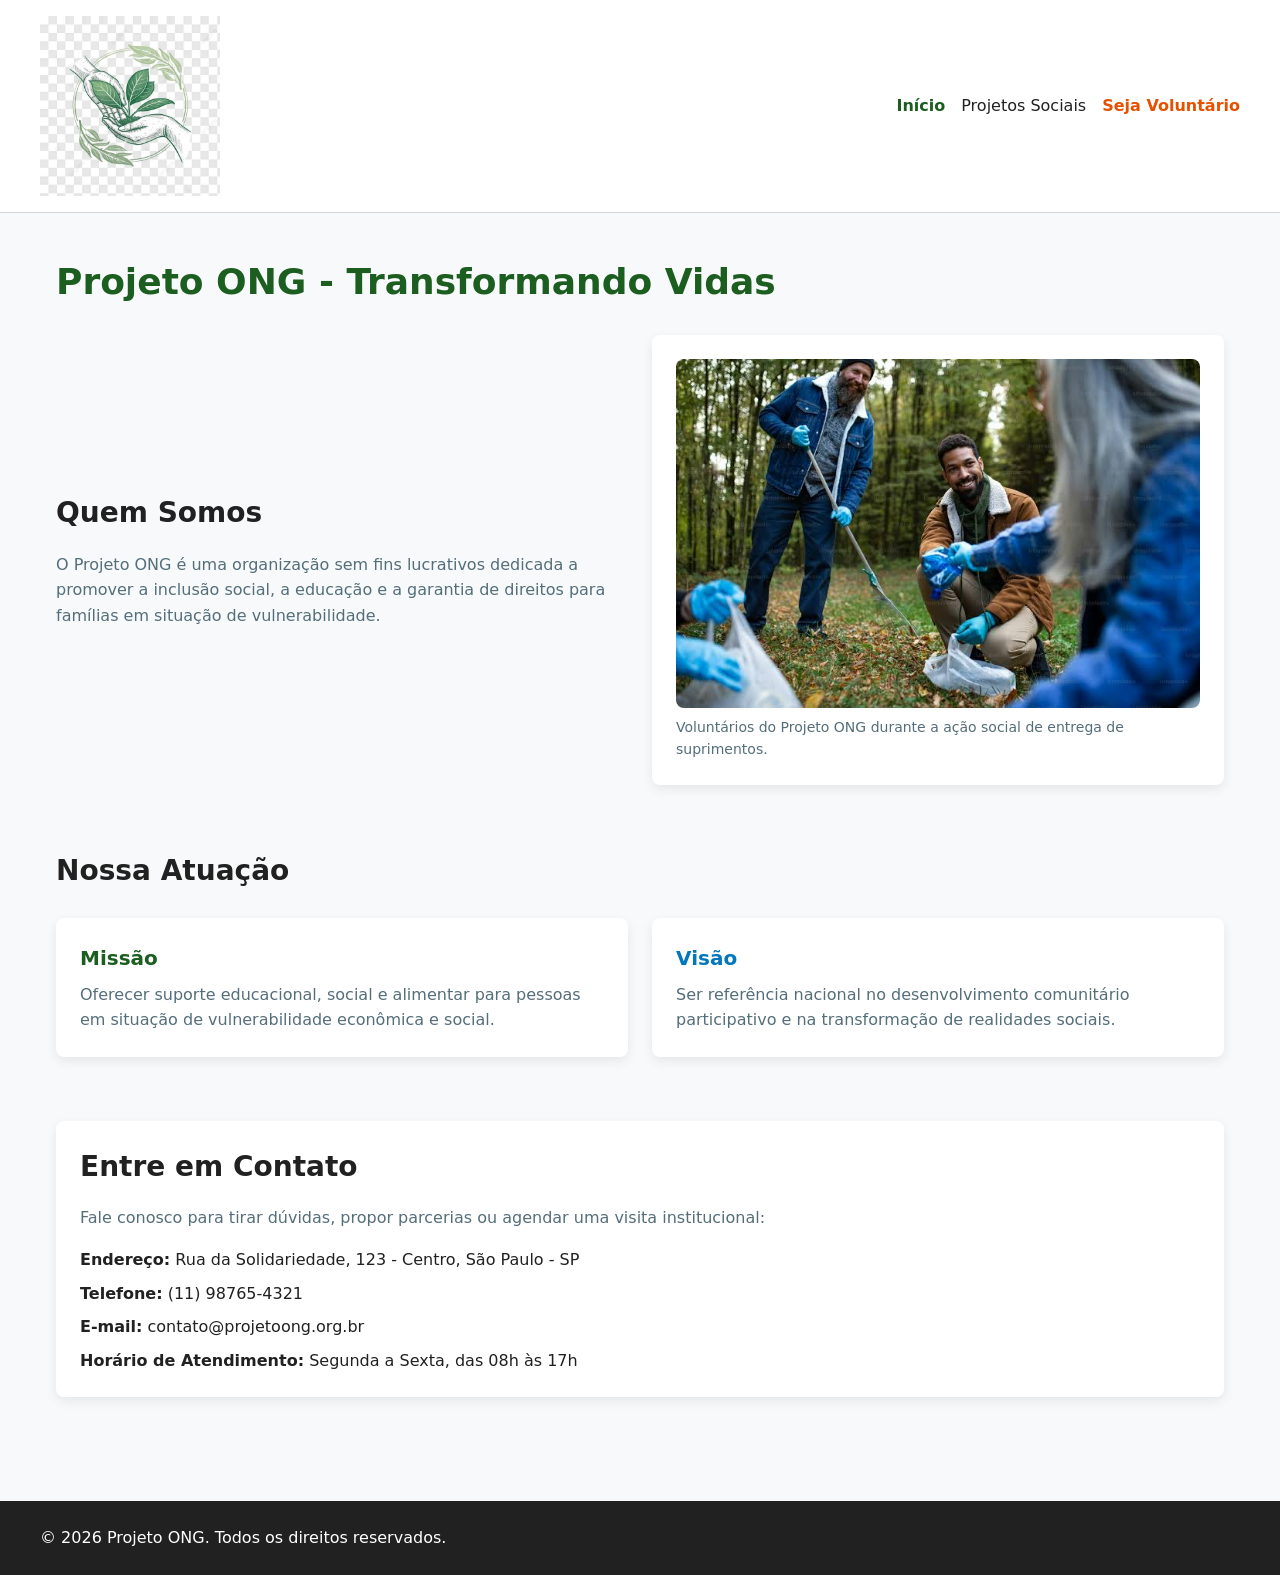
<file: index.html>
<!DOCTYPE html>
<html lang="pt-BR">
<head>
    <meta charset="UTF-8">
    <meta name="viewport" content="width=device-width, initial-scale=1.0">
    <title>Projeto ONG - Página Inicial</title>
    <link rel="stylesheet" href="css/main.css">
</head>
<body>

    <!-- Cabeçalho com Flexbox -->
    <header style="background-color: var(--cor-superficie); border-bottom: 1px solid var(--cor-borda);">
        <div class="container header-conteudo">
            <img src="img/logo.png" alt="Logotipo do Projeto ONG com duas mãos entrelaçadas segurando um broto de planta" width="180" height="60">
            <nav>
                <ul class="nav-menu">
                    <li><a href="index.html" style="color: var(--cor-primaria); font-weight: bold; text-decoration: none;">Início</a></li>
                    <li><a href="projetos.html" style="color: var(--cor-texto-principal); text-decoration: none;">Projetos Sociais</a></li>
                    <li><a href="cadastro.html" style="color: var(--cor-destaque); font-weight: bold; text-decoration: none;">Seja Voluntário</a></li>
                </ul>
            </nav>
        </div>
    </header>

    <!-- Conteúdo Principal -->
    <main class="container" style="padding-top: var(--espaco-lg); padding-bottom: var(--espaco-lg);">
        
        <h1 style="font-size: var(--tamanho-h1); color: var(--cor-primaria); margin-bottom: var(--espaco-md);">
            Projeto ONG - Transformando Vidas
        </h1>

        <!-- Secção Quem Somos (Layout Grid 12 colunas) -->
        <section id="apresentacao" class="grid-12" style="margin-bottom: var(--espaco-xl); align-items: center;">
            <div class="col-12 col-lg-6">
                <h2 style="font-size: var(--tamanho-h2); color: var(--cor-texto-principal); margin-bottom: var(--espaco-sm);">
                    Quem Somos
                </h2>
                <p style="font-size: var(--tamanho-corpo); color: var(--cor-texto-secundario);">
                    O Projeto ONG é uma organização sem fins lucrativos dedicada a promover a inclusão social, a educação e a garantia de direitos para famílias em situação de vulnerabilidade.
                </p>
            </div>
            
            <div class="col-12 col-lg-6">
                <figure class="card-ong">
                    <img src="img/voluntarios-acao.jpg" alt="Grupo de voluntários sorridentes do Projeto ONG distribuindo cestas de alimentos e materiais escolares em uma comunidade local" style="border-radius: var(--raio-borda);">
                    <figcaption style="font-size: var(--tamanho-sm); color: var(--cor-texto-secundario); margin-top: var(--espaco-xs);">
                        Voluntários do Projeto ONG durante a ação social de entrega de suprimentos.
                    </figcaption>
                </figure>
            </div>
        </section>

        <!-- Secção Nossa Atuação (Grid 12 colunas dividida em 2 blocos) -->
        <section id="missao-visao-valores" style="margin-bottom: var(--espaco-xl);">
            <h2 style="font-size: var(--tamanho-h2); color: var(--cor-texto-principal); margin-bottom: var(--espaco-md);">
                Nossa Atuação
            </h2>
            <div class="grid-12">
                <article class="col-12 col-md-6 card-ong">
                    <h3 style="font-size: var(--tamanho-h3); color: var(--cor-primaria); margin-bottom: var(--espaco-xs);">Missão</h3>
                    <p style="font-size: var(--tamanho-corpo); color: var(--cor-texto-secundario);">
                        Oferecer suporte educacional, social e alimentar para pessoas em situação de vulnerabilidade econômica e social.
                    </p>
                </article>

                <article class="col-12 col-md-6 card-ong">
                    <h3 style="font-size: var(--tamanho-h3); color: var(--cor-secundaria); margin-bottom: var(--espaco-xs);">Visão</h3>
                    <p style="font-size: var(--tamanho-corpo); color: var(--cor-texto-secundario);">
                        Ser referência nacional no desenvolvimento comunitário participativo e na transformação de realidades sociais.
                    </p>
                </article>
            </div>
        </section>

        <!-- Secção Contato -->
        <section id="contato" class="card-ong">
            <h2 style="font-size: var(--tamanho-h2); color: var(--cor-texto-principal); margin-bottom: var(--espaco-sm);">
                Entre em Contato
            </h2>
            <p style="font-size: var(--tamanho-corpo); color: var(--cor-texto-secundario); margin-bottom: var(--espaco-sm);">
                Fale conosco para tirar dúvidas, propor parcerias ou agendar uma visita institucional:
            </p>
            <ul style="list-style: none; display: flex; flex-direction: column; gap: var(--espaco-xs);">
                <li><strong>Endereço:</strong> Rua da Solidariedade, 123 - Centro, São Paulo - SP</li>
                <li><strong>Telefone:</strong> (11) 98765-4321</li>
                <li><strong>E-mail:</strong> contato@projetoong.org.br</li>
                <li><strong>Horário de Atendimento:</strong> Segunda a Sexta, das 08h às 17h</li>
            </ul>
        </section>
    </main>

    <!-- Rodapé com Flexbox -->
    <footer style="background-color: var(--cor-texto-principal); color: var(--cor-superficie); margin-top: var(--espaco-xl);">
        <div class="container footer-conteudo">
            <p>&copy; 2026 Projeto ONG. Todos os direitos reservados.</p>
        </div>
    </footer>

</body>
</html>
</file>
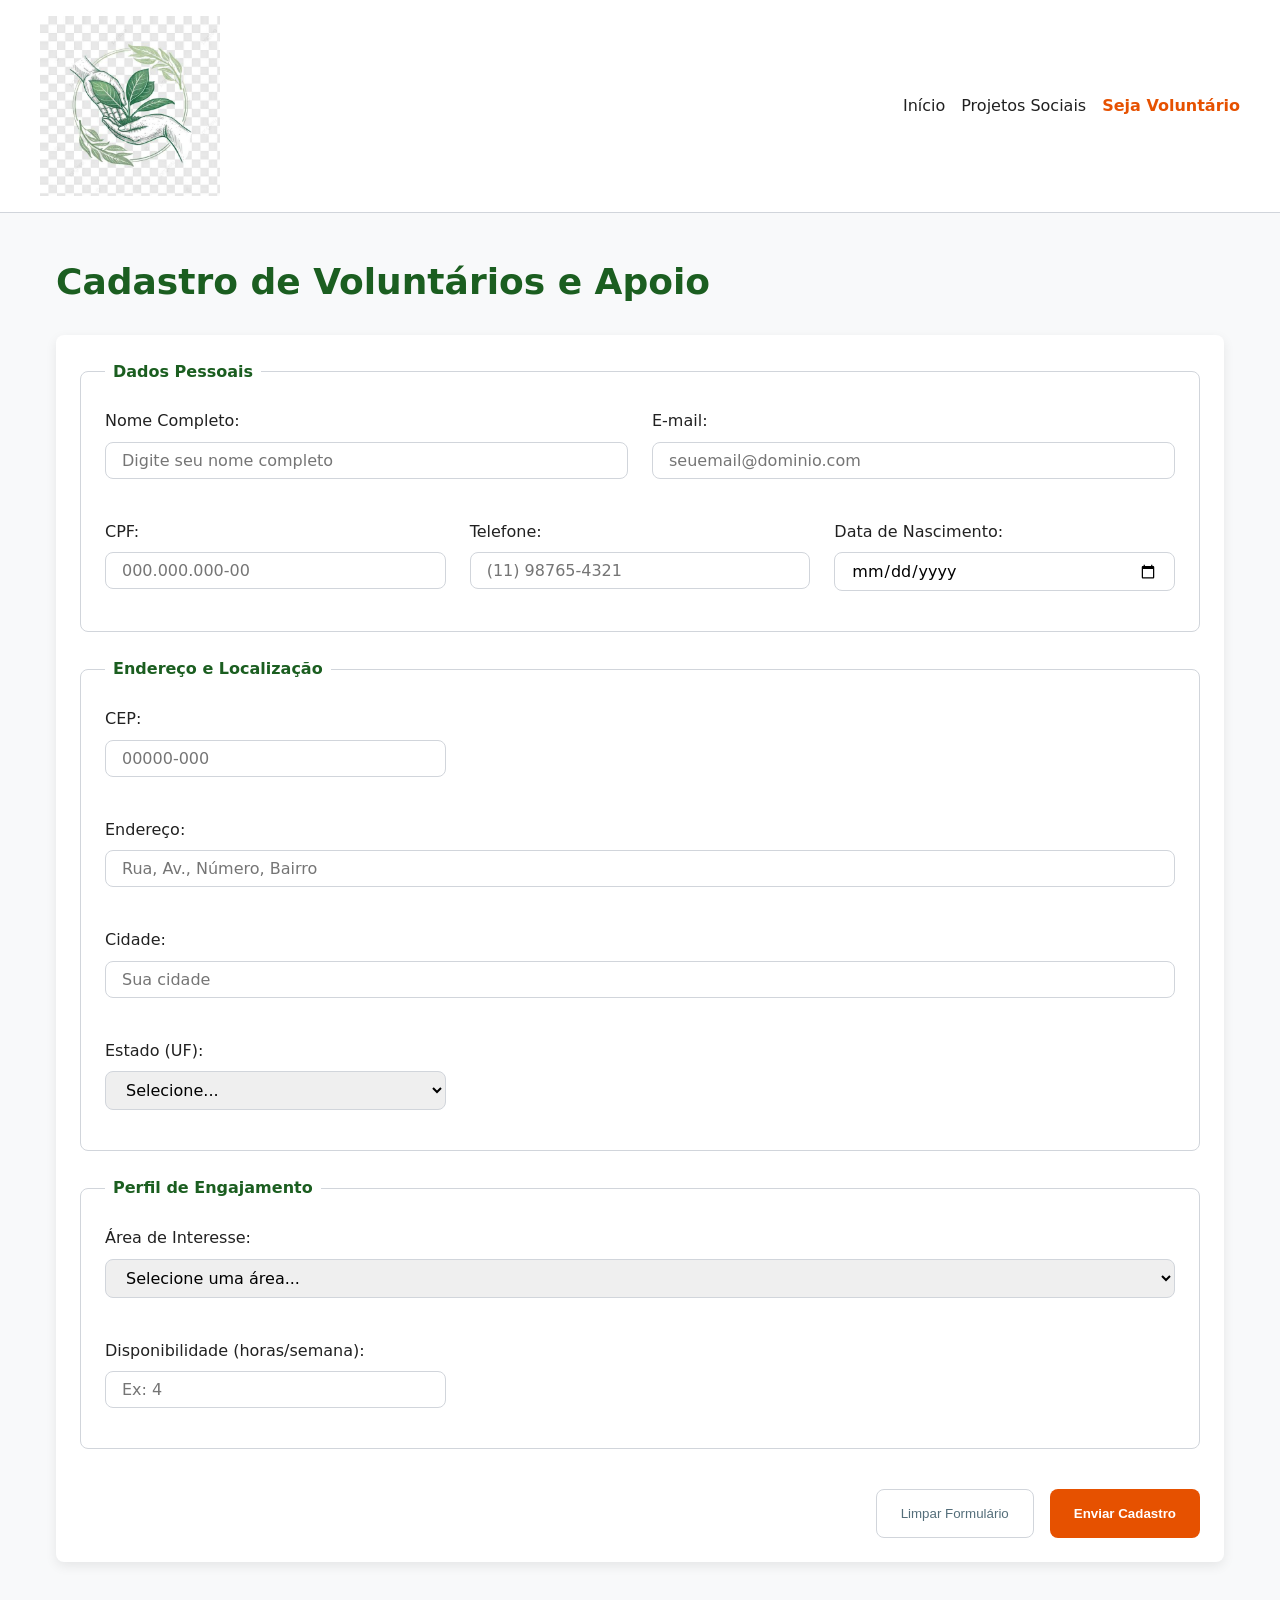
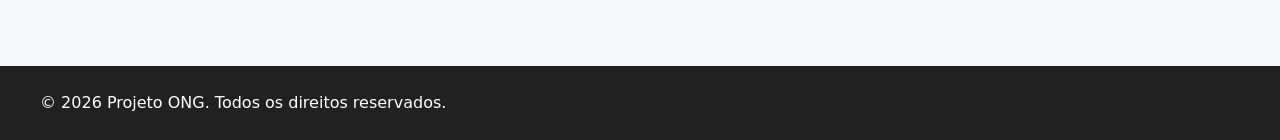
<file: cadastro.html>
<!DOCTYPE html>
<html lang="pt-BR">
<head>
    <meta charset="UTF-8">
    <meta name="viewport" content="width=device-width, initial-scale=1.0">
    <title>Projeto ONG - Seja Voluntário</title>
    <link rel="stylesheet" href="css/main.css">
    <style>
        /* Ajustes específicos para estilização de campos do formulário */
        fieldset {
            border: 1px solid var(--cor-borda);
            border-radius: var(--raio-borda);
            padding: var(--espaco-md);
            margin-bottom: var(--espaco-md);
            background-color: var(--cor-superficie);
        }
        legend {
            font-weight: bold;
            color: var(--cor-primaria);
            padding: 0 var(--espaco-xs);
        }
        input, select {
            width: 100%;
            padding: var(--espaco-xs) var(--espaco-sm);
            border: 1px solid var(--cor-borda);
            border-radius: var(--raio-borda);
            font-family: var(--fonte-principal);
            font-size: var(--tamanho-corpo);
        }
        button[type="submit"] {
            background-color: var(--cor-destaque);
            color: #ffffff;
            border: none;
            padding: var(--espaco-sm) var(--espaco-md);
            border-radius: var(--raio-borda);
            font-weight: bold;
            cursor: pointer;
        }
        button[type="reset"] {
            background-color: transparent;
            color: var(--cor-texto-secundario);
            border: 1px solid var(--cor-borda);
            padding: var(--espaco-sm) var(--espaco-md);
            border-radius: var(--raio-borda);
            cursor: pointer;
        }
    </style>
</head>
<body>

    <!-- Cabeçalho com Flexbox -->
    <header style="background-color: var(--cor-superficie); border-bottom: 1px solid var(--cor-borda);">
        <div class="container header-conteudo">
            <img src="img/logo.png" alt="Logotipo do Projeto ONG com duas mãos entrelaçadas segurando um broto de planta" width="180" height="60">
            <nav>
                <ul class="nav-menu">
                    <li><a href="index.html" style="color: var(--cor-texto-principal); text-decoration: none;">Início</a></li>
                    <li><a href="projetos.html" style="color: var(--cor-texto-principal); text-decoration: none;">Projetos Sociais</a></li>
                    <li><a href="cadastro.html" style="color: var(--cor-destaque); font-weight: bold; text-decoration: none;">Seja Voluntário</a></li>
                </ul>
            </nav>
        </div>
    </header>

    <!-- Conteúdo Principal -->
    <main class="container" style="padding-top: var(--espaco-lg); padding-bottom: var(--espaco-lg);">
        
        <h1 style="font-size: var(--tamanho-h1); color: var(--cor-primaria); margin-bottom: var(--espaco-md);">
            Cadastro de Voluntários e Apoio
        </h1>

        <form action="#" method="post" class="card-ong">
            
            <!-- Dados Pessoais -->
            <fieldset>
                <legend>Dados Pessoais</legend>
                <div class="grid-12">
                    <div class="col-12 col-md-6 form-grupo">
                        <label for="nome">Nome Completo:</label>
                        <input type="text" id="nome" name="nome" required placeholder="Digite seu nome completo">
                    </div>

                    <div class="col-12 col-md-6 form-grupo">
                        <label for="email">E-mail:</label>
                        <input type="email" id="email" name="email" required placeholder="seuemail@dominio.com">
                    </div>

                    <div class="col-12 col-md-4 form-grupo">
                        <label for="cpf">CPF:</label>
                        <input type="text" id="cpf" name="cpf" required pattern="\d{3}\.\d{3}\.\d{3}-\d{2}" placeholder="000.000.000-00" title="Digite o CPF no formato 000.000.000-00">
                    </div>

                    <div class="col-12 col-md-4 form-grupo">
                        <label for="telefone">Telefone:</label>
                        <input type="tel" id="telefone" name="telefone" required pattern="\(\d{2}\)\s?\d{4,5}-\d{4}" placeholder="(11) 98765-4321" title="Digite o telefone no formato (XX) XXXXX-XXXX ou (XX) XXXX-XXXX">
                    </div>

                    <div class="col-12 col-md-4 form-grupo">
                        <label for="data_nascimento">Data de Nascimento:</label>
                        <input type="date" id="data_nascimento" name="data_nascimento" required>
                    </div>
                </div>
            </fieldset>

            <!-- Endereço e Localização -->
            <fieldset>
                <legend>Endereço e Localização</legend>
                <div class="grid-12">
                    <div class="col-12 col-md-4 form-grupo">
                        <label for="cep">CEP:</label>
                        <input type="text" id="cep" name="cep" required pattern="\d{5}-\d{3}" placeholder="00000-000" title="Digite o CEP no formato 00000-000">
                    </div>

                    <div class="col-12 col-md-8 form-grupo">
                        <label for="endereco">Endereço:</label>
                        <input type="text" id="endereco" name="endereco" required placeholder="Rua, Av., Número, Bairro">
                    </div>

                    <div class="col-12 col-md-8 form-grupo">
                        <label for="cidade">Cidade:</label>
                        <input type="text" id="cidade" name="cidade" required placeholder="Sua cidade">
                    </div>

                    <div class="col-12 col-md-4 form-grupo">
                        <label for="estado">Estado (UF):</label>
                        <select id="estado" name="estado" required>
                            <option value="">Selecione...</option>
                            <option value="SP">São Paulo</option>
                            <option value="RJ">Rio de Janeiro</option>
                            <option value="MG">Minas Gerais</option>
                            <option value="PR">Paraná</option>
                            <option value="RS">Rio Grande do Sul</option>
                            <option value="OUTRO">Outro</option>
                        </select>
                    </div>
                </div>
            </fieldset>

            <!-- Perfil de Engajamento -->
            <fieldset>
                <legend>Perfil de Engajamento</legend>
                <div class="grid-12">
                    <div class="col-12 col-md-8 form-grupo">
                        <label for="area_interesse">Área de Interesse:</label>
                        <select id="area_interesse" name="area_interesse" required>
                            <option value="">Selecione uma área...</option>
                            <option value="educacao">Apoio Pedagógico e Reforço Escolar</option>
                            <option value="logistica">Organização e Logística de Doações</option>
                            <option value="comunicacao">Comunicação e Redes Sociais</option>
                        </select>
                    </div>

                    <div class="col-12 col-md-4 form-grupo">
                        <label for="horas_semanais">Disponibilidade (horas/semana):</label>
                        <input type="number" id="horas_semanais" name="horas_semanais" min="1" max="40" required placeholder="Ex: 4">
                    </div>
                </div>
            </fieldset>

            <!-- Botões -->
            <div style="display: flex; gap: var(--espaco-sm); justify-content: flex-end; margin-top: var(--espaco-sm);">
                <button type="reset">Limpar Formulário</button>
                <button type="submit">Enviar Cadastro</button>
            </div>

        </form>

    </main>

    <!-- Rodapé com Flexbox -->
    <footer style="background-color: var(--cor-texto-principal); color: var(--cor-superficie); margin-top: var(--espaco-xl);">
        <div class="container footer-conteudo">
            <p>&copy; 2026 Projeto ONG. Todos os direitos reservados.</p>
        </div>
    </footer>

</body>
</html>
</file>
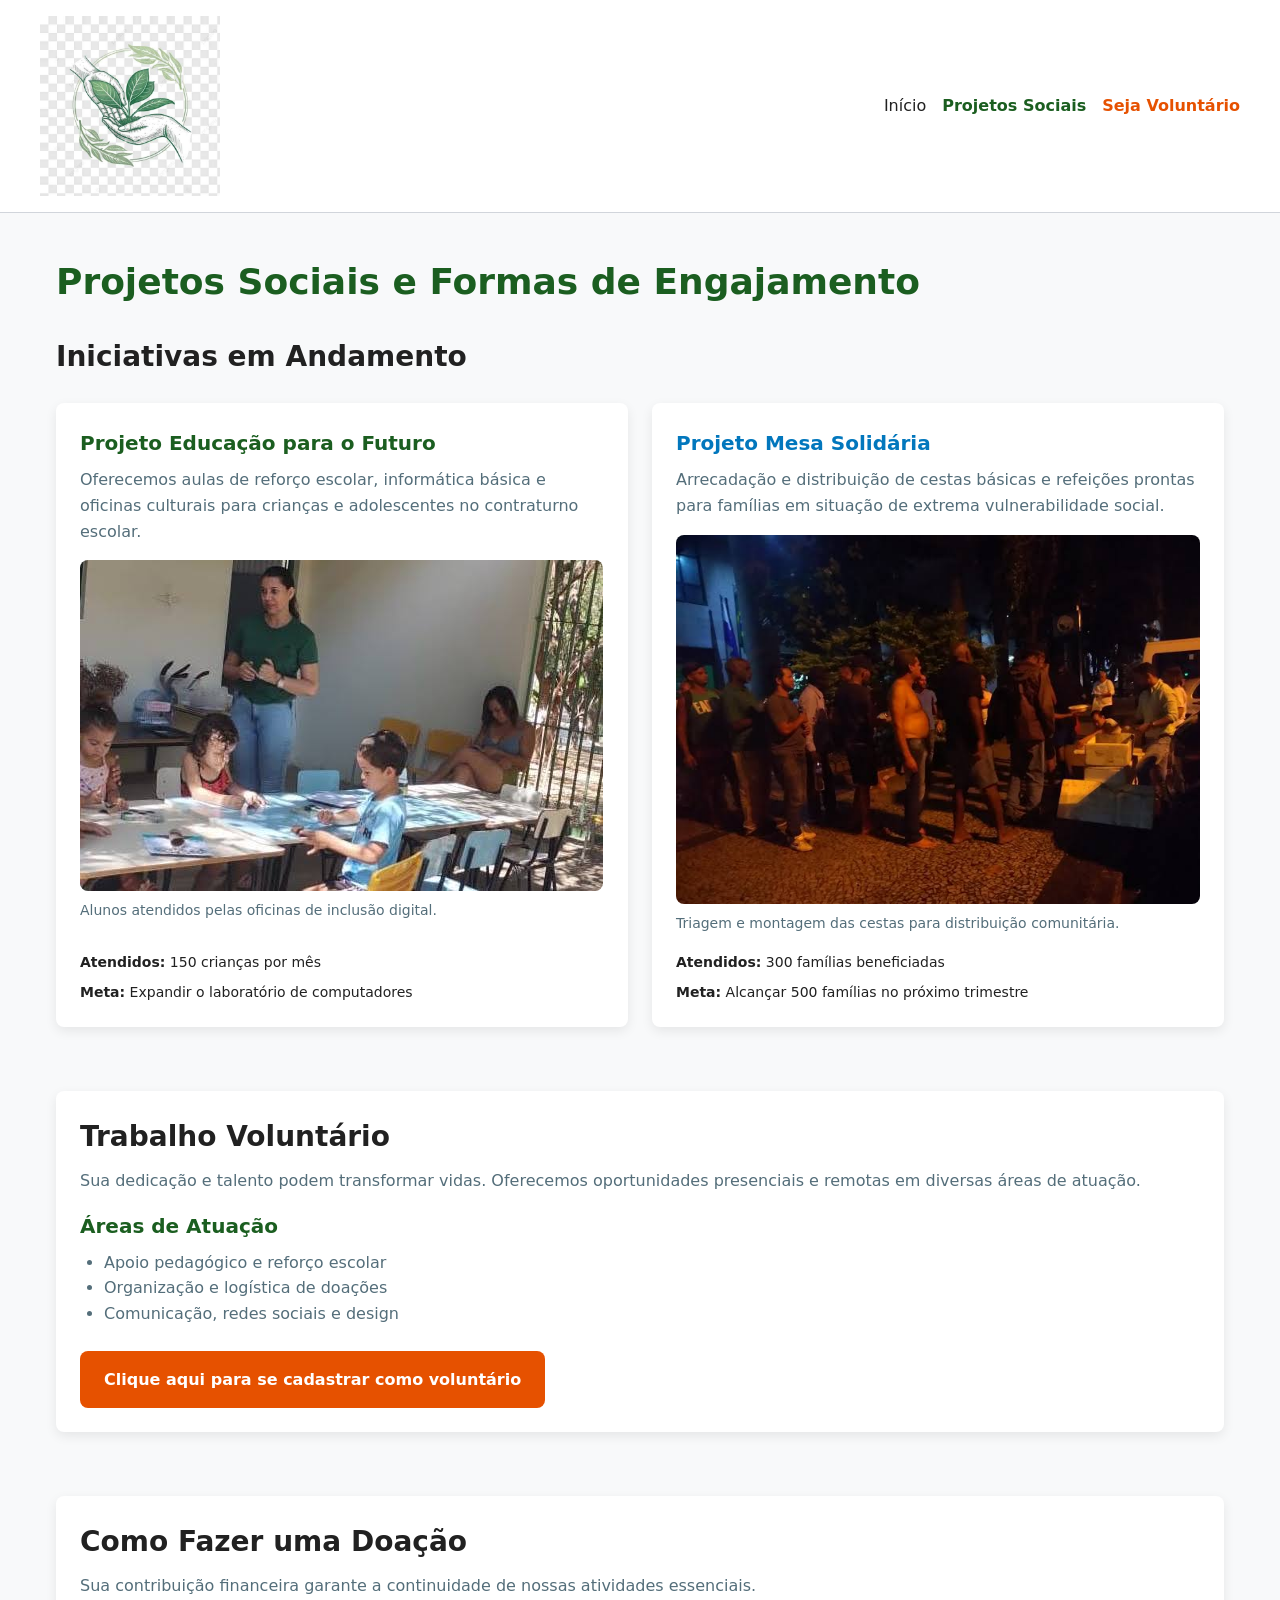
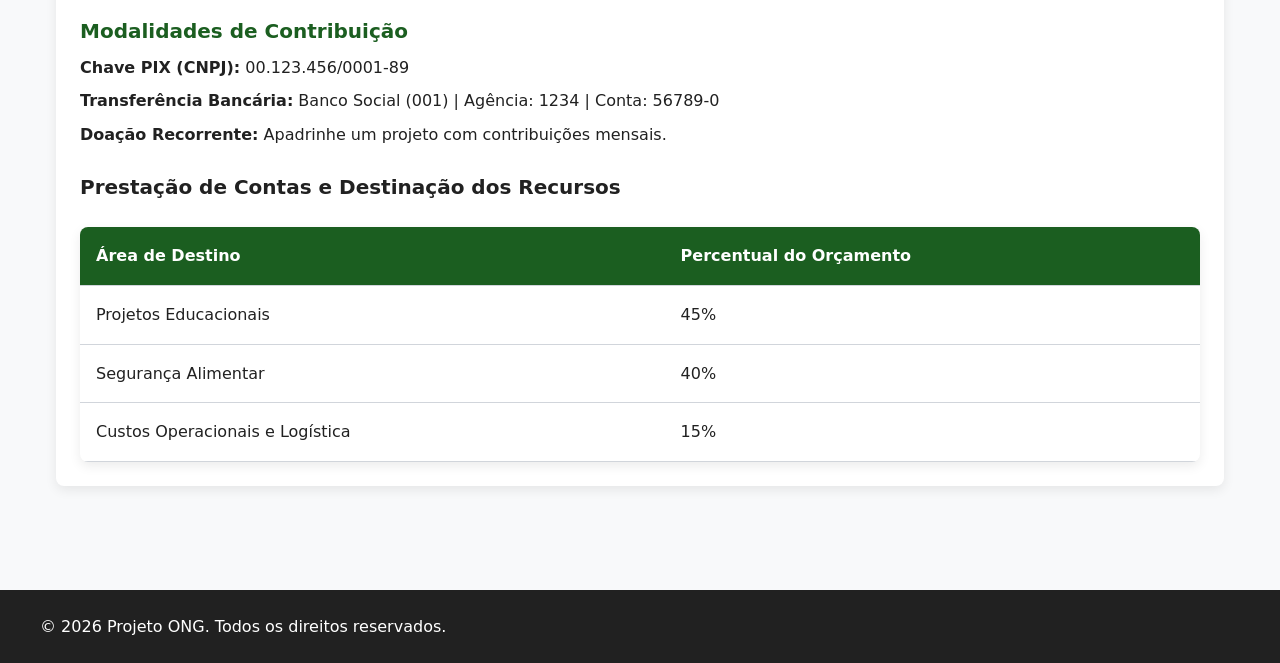
<file: projetos.html>
<!DOCTYPE html>
<html lang="pt-BR">
<head>
    <meta charset="UTF-8">
    <meta name="viewport" content="width=device-width, initial-scale=1.0">
    <title>Projeto ONG - Projetos Sociais</title>
    <link rel="stylesheet" href="css/main.css">
    <style>
        /* Estilização da Tabela de Prestação de Contas */
        table {
            width: 100%;
            border-collapse: collapse;
            margin-top: var(--espaco-sm);
            background-color: var(--cor-superficie);
            border-radius: var(--raio-borda);
            overflow: hidden;
            box-shadow: var(--sombra-card);
        }
        th, td {
            padding: var(--espaco-sm);
            text-align: left;
            border-bottom: 1px solid var(--cor-borda);
        }
        th {
            background-color: var(--cor-primaria);
            color: #ffffff;
            font-weight: bold;
        }
        tr:hover {
            background-color: var(--cor-fundo);
        }
        .btn-link {
            display: inline-block;
            background-color: var(--cor-destaque);
            color: #ffffff !important;
            padding: var(--espaco-sm) var(--espaco-md);
            border-radius: var(--raio-borda);
            text-decoration: none;
            font-weight: bold;
            margin-top: var(--espaco-xs);
        }
    </style>
</head>
<body>

    <!-- Cabeçalho com Flexbox -->
    <header style="background-color: var(--cor-superficie); border-bottom: 1px solid var(--cor-borda);">
        <div class="container header-conteudo">
            <img src="img/logo.png" alt="Logotipo do Projeto ONG com duas mãos entrelaçadas segurando um broto de planta" width="180" height="60">
            <nav>
                <ul class="nav-menu">
                    <li><a href="index.html" style="color: var(--cor-texto-principal); text-decoration: none;">Início</a></li>
                    <li><a href="projetos.html" style="color: var(--cor-primaria); font-weight: bold; text-decoration: none;">Projetos Sociais</a></li>
                    <li><a href="cadastro.html" style="color: var(--cor-destaque); font-weight: bold; text-decoration: none;">Seja Voluntário</a></li>
                </ul>
            </nav>
        </div>
    </header>

    <!-- Conteúdo Principal -->
    <main class="container" style="padding-top: var(--espaco-lg); padding-bottom: var(--espaco-lg);">
        
        <h1 style="font-size: var(--tamanho-h1); color: var(--cor-primaria); margin-bottom: var(--espaco-md);">
            Projetos Sociais e Formas de Engajamento
        </h1>

        <!-- Iniciativas em Andamento (Grid 12 colunas) -->
        <section id="projetos-andamento" style="margin-bottom: var(--espaco-xl);">
            <h2 style="font-size: var(--tamanho-h2); color: var(--cor-texto-principal); margin-bottom: var(--espaco-md);">
                Iniciativas em Andamento
            </h2>
            
            <div class="grid-12">
                <!-- Projeto 1 -->
                <article class="col-12 col-md-6 card-ong">
                    <div>
                        <h3 style="font-size: var(--tamanho-h3); color: var(--cor-primaria); margin-bottom: var(--espaco-xs);">
                            Projeto Educação para o Futuro
                        </h3>
                        <p style="font-size: var(--tamanho-corpo); color: var(--cor-texto-secundario); margin-bottom: var(--espaco-sm);">
                            Oferecemos aulas de reforço escolar, informática básica e oficinas culturais para crianças e adolescentes no contraturno escolar.
                        </p>
                        <figure style="margin-bottom: var(--espaco-sm);">
                            <img src="img/projeto-educacao.jpg" alt="Crianças em uma sala de aula participando de uma oficina de informática do Projeto ONG" style="border-radius: var(--raio-borda);">
                            <figcaption style="font-size: var(--tamanho-sm); color: var(--cor-texto-secundario); margin-top: var(--espaco-xs);">
                                Alunos atendidos pelas oficinas de inclusão digital.
                            </figcaption>
                        </figure>
                    </div>
                    <ul style="list-style: none; display: flex; flex-direction: column; gap: var(--espaco-xs); font-size: var(--tamanho-sm);">
                        <li><strong>Atendidos:</strong> 150 crianças por mês</li>
                        <li><strong>Meta:</strong> Expandir o laboratório de computadores</li>
                    </ul>
                </article>

                <!-- Projeto 2 -->
                <article class="col-12 col-md-6 card-ong">
                    <div>
                        <h3 style="font-size: var(--tamanho-h3); color: var(--cor-secundaria); margin-bottom: var(--espaco-xs);">
                            Projeto Mesa Solidária
                        </h3>
                        <p style="font-size: var(--tamanho-corpo); color: var(--cor-texto-secundario); margin-bottom: var(--espaco-sm);">
                            Arrecadação e distribuição de cestas básicas e refeições prontas para famílias em situação de extrema vulnerabilidade social.
                        </p>
                        <figure style="margin-bottom: var(--espaco-sm);">
                            <img src="img/projeto-alimentacao.jpg" alt="Voluntários organizando cestas básicas no galpão do Projeto ONG" style="border-radius: var(--raio-borda);">
                            <figcaption style="font-size: var(--tamanho-sm); color: var(--cor-texto-secundario); margin-top: var(--espaco-xs);">
                                Triagem e montagem das cestas para distribuição comunitária.
                            </figcaption>
                        </figure>
                    </div>
                    <ul style="list-style: none; display: flex; flex-direction: column; gap: var(--espaco-xs); font-size: var(--tamanho-sm);">
                        <li><strong>Atendidos:</strong> 300 famílias beneficiadas</li>
                        <li><strong>Meta:</strong> Alcançar 500 famílias no próximo trimestre</li>
                    </ul>
                </article>
            </div>
        </section>

        <!-- Trabalho Voluntário -->
        <section id="voluntariado" class="card-ong" style="margin-bottom: var(--espaco-xl);">
            <h2 style="font-size: var(--tamanho-h2); color: var(--cor-texto-principal); margin-bottom: var(--espaco-xs);">
                Trabalho Voluntário
            </h2>
            <p style="font-size: var(--tamanho-corpo); color: var(--cor-texto-secundario); margin-bottom: var(--espaco-sm);">
                Sua dedicação e talento podem transformar vidas. Oferecemos oportunidades presenciais e remotas em diversas áreas de atuação.
            </p>
            
            <h3 style="font-size: var(--tamanho-h3); color: var(--cor-primaria); margin-bottom: var(--espaco-xs);">
                Áreas de Atuação
            </h3>
            <ul style="margin-left: var(--espaco-md); margin-bottom: var(--espaco-sm); color: var(--cor-texto-secundario);">
                <li>Apoio pedagógico e reforço escolar</li>
                <li>Organização e logística de doações</li>
                <li>Comunicação, redes sociais e design</li>
            </ul>

            <div>
                <a href="cadastro.html" class="btn-link">Clique aqui para se cadastrar como voluntário</a>
            </div>
        </section>

        <!-- Como Fazer uma Doação -->
        <section id="doacoes" class="card-ong">
            <h2 style="font-size: var(--tamanho-h2); color: var(--cor-texto-principal); margin-bottom: var(--espaco-xs);">
                Como Fazer uma Doação
            </h2>
            <p style="font-size: var(--tamanho-corpo); color: var(--cor-texto-secundario); margin-bottom: var(--espaco-sm);">
                Sua contribuição financeira garante a continuidade de nossas atividades essenciais.
            </p>

            <h3 style="font-size: var(--tamanho-h3); color: var(--cor-primaria); margin-bottom: var(--espaco-xs);">
                Modalidades de Contribuição
            </h3>
            <ul style="list-style: none; display: flex; flex-direction: column; gap: var(--espaco-xs); margin-bottom: var(--espaco-md);">
                <li><strong>Chave PIX (CNPJ):</strong> 00.123.456/0001-89</li>
                <li><strong>Transferência Bancária:</strong> Banco Social (001) | Agência: 1234 | Conta: 56789-0</li>
                <li><strong>Doação Recorrente:</strong> Apadrinhe um projeto com contribuições mensais.</li>
            </ul>

            <h3 style="font-size: var(--tamanho-h3); color: var(--cor-texto-principal); margin-bottom: var(--espaco-xs);">
                Prestação de Contas e Destinação dos Recursos
            </h3>
            <table>
                <thead>
                    <tr>
                        <th>Área de Destino</th>
                        <th>Percentual do Orçamento</th>
                    </tr>
                </thead>
                <tbody>
                    <tr>
                        <td>Projetos Educacionais</td>
                        <td>45%</td>
                    </tr>
                    <tr>
                        <td>Segurança Alimentar</td>
                        <td>40%</td>
                    </tr>
                    <tr>
                        <td>Custos Operacionais e Logística</td>
                        <td>15%</td>
                    </tr>
                </tbody>
            </table>
        </section>

    </main>

    <!-- Rodapé com Flexbox -->
    <footer style="background-color: var(--cor-texto-principal); color: var(--cor-superficie); margin-top: var(--espaco-xl);">
        <div class="container footer-conteudo">
            <p>&copy; 2026 Projeto ONG. Todos os direitos reservados.</p>
        </div>
    </footer>

</body>
</html>
</file>
<file: css/main.css>
/* ==========================================================================
   DESIGN SYSTEM - VARIÁVEIS GLOBAIS
   ========================================================================== */
:root {
    /* Cores Institucionais e Ação */
    --cor-primaria: #1b5e20;          /* Verde Escuro (Ação principal, cabeçalho) */
    --cor-primaria-hover: #2e7d32;    /* Verde Médio (Hover em botões primários) */
    --cor-secundaria: #0277bd;        /* Azul Confiança (Links, tags) */
    --cor-destaque: #e65100;          /* Laranja Engajamento (Botões de doação) */
    
    /* Cores Neutras e de Superfície */
    --cor-fundo: #f8f9fa;             /* Cinza Ultra Claro (Fundo global) */
    --cor-superficie: #ffffff;        /* Branco Puro (Cards e modais) */
    --cor-texto-principal: #212121;  /* Preto Suave (Texto e títulos - alto contraste) */
    --cor-texto-secundario: #546e7a; /* Cinza Fechado (Legendas e textos auxiliares) */
    --cor-borda: #d1d5db;             /* Cinza Claro (Divisores e bordas) */

    /* Escala Tipográfica (5 Patamares) */
    --fonte-principal: 'Inter', system-ui, -apple-system, sans-serif;
    --tamanho-h1: 2.25rem;            /* 36px */
    --tamanho-h2: 1.75rem;            /* 28px */
    --tamanho-h3: 1.25rem;            /* 20px */
    --tamanho-corpo: 1rem;            /* 16px */
    --tamanho-sm: 0.875rem;           /* 14px */

    /* Espaçamentos Modulares (Escala Base 8px) */
    --espaco-xs: 0.5rem;              /* 8px */
    --espaco-sm: 1rem;                /* 16px */
    --espaco-md: 1.5rem;              /* 24px */
    --espaco-lg: 2.5rem;              /* 40px */
    --espaco-xl: 4rem;                /* 64px */

    /* Bordas e Sombras */
    --raio-borda: 8px;
    --sombra-card: 0 4px 12px rgba(0, 0, 0, 0.08);
}

/* ==========================================================================
   RESET E REGRAS GLOBAIS
   ========================================================================== */
*, *::before, *::after {
    box-sizing: border-box;
    margin: 0;
    padding: 0;
}

body {
    font-family: var(--fonte-principal);
    background-color: var(--cor-fundo);
    color: var(--cor-texto-principal);
    line-height: 1.6;
}

img {
    max-width: 100%;
    height: auto;
    display: block;
}

/* ==========================================================================
   ESTRUTURA MACRO (GRID DE 12 COLUNAS)
   ========================================================================== */
.container {
    width: 100%;
    max-width: 1200px;
    margin: 0 auto;
    padding: 0 var(--espaco-sm);
}

.grid-12 {
    display: grid;
    grid-template-columns: repeat(12, 1fr);
    gap: var(--espaco-md);
}

/* Colunas Base (Mobile-first) */
.col-12 { grid-column: span 12; }

/* Breakpoints para Tablet e Desktop */
@media (min-width: 768px) {
    .col-md-6 { grid-column: span 6; }
    .col-md-4 { grid-column: span 4; }
}

@media (min-width: 1024px) {
    .col-lg-8 { grid-column: span 8; }
    .col-lg-6 { grid-column: span 6; }
    .col-lg-4 { grid-column: span 4; }
}


/* ==========================================================================
   COMPONENTES E ALINHAMENTOS COM FLEXBOX
   ========================================================================== */

/* Cabeçalho Principal */
.header-conteudo {
    display: flex;
    justify-content: space-between;
    align-items: center;
    padding: var(--espaco-sm) 0;
}

/* Menu de Navegação */
.nav-menu {
    display: flex;
    gap: var(--espaco-sm);
    align-items: center;
    list-style: none;
}

/* Cartão de Projeto */
.card-ong {
    display: flex;
    flex-direction: column;
    justify-content: space-between;
    background-color: var(--cor-superficie);
    border-radius: var(--raio-borda);
    box-shadow: var(--sombra-card);
    padding: var(--espaco-md);
    height: 100%;
}

/* Grupo de Formulário */
.form-grupo {
    display: flex;
    flex-direction: column;
    gap: var(--espaco-xs);
    margin-bottom: var(--espaco-sm);
}

/* Rodapé Institucional */
.footer-conteudo {
    display: flex;
    flex-wrap: wrap;
    justify-content: space-between;
    align-items: center;
    gap: var(--espaco-md);
    padding: var(--espaco-md) 0;
}
</file>
